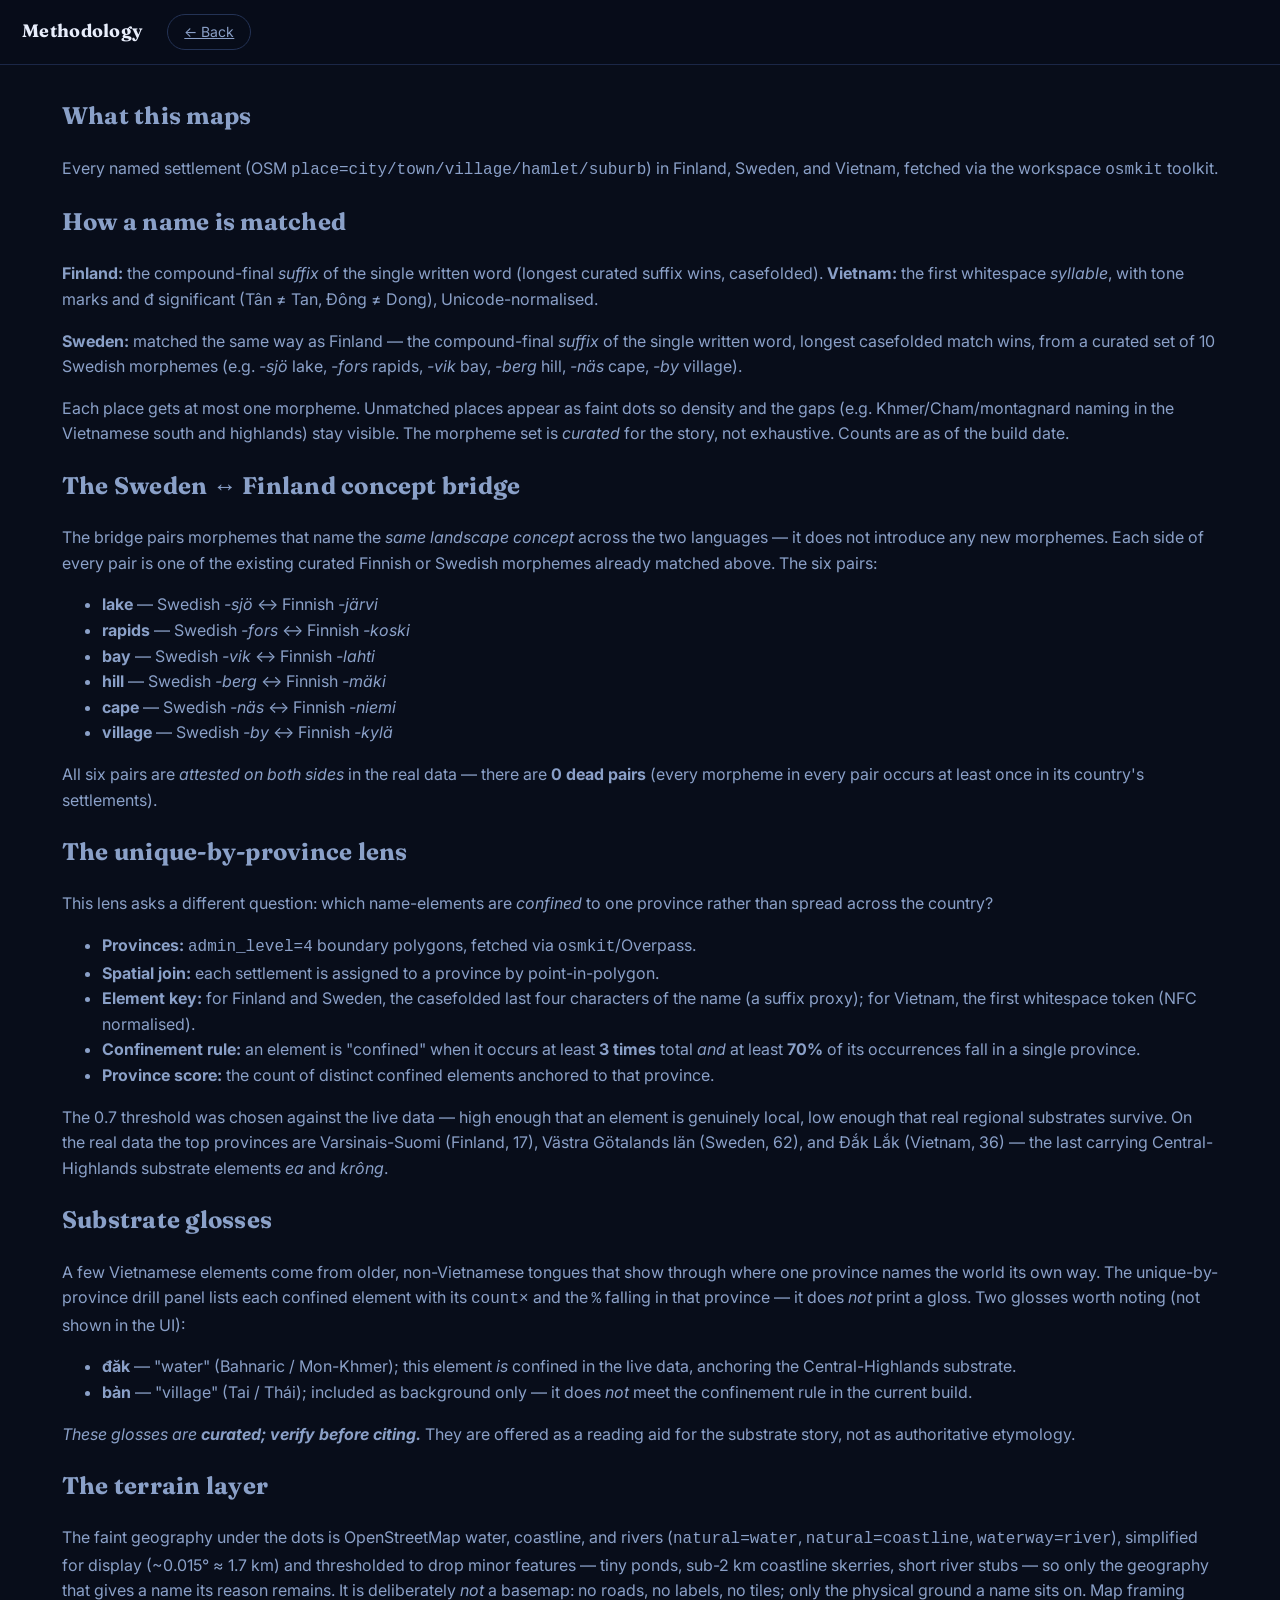
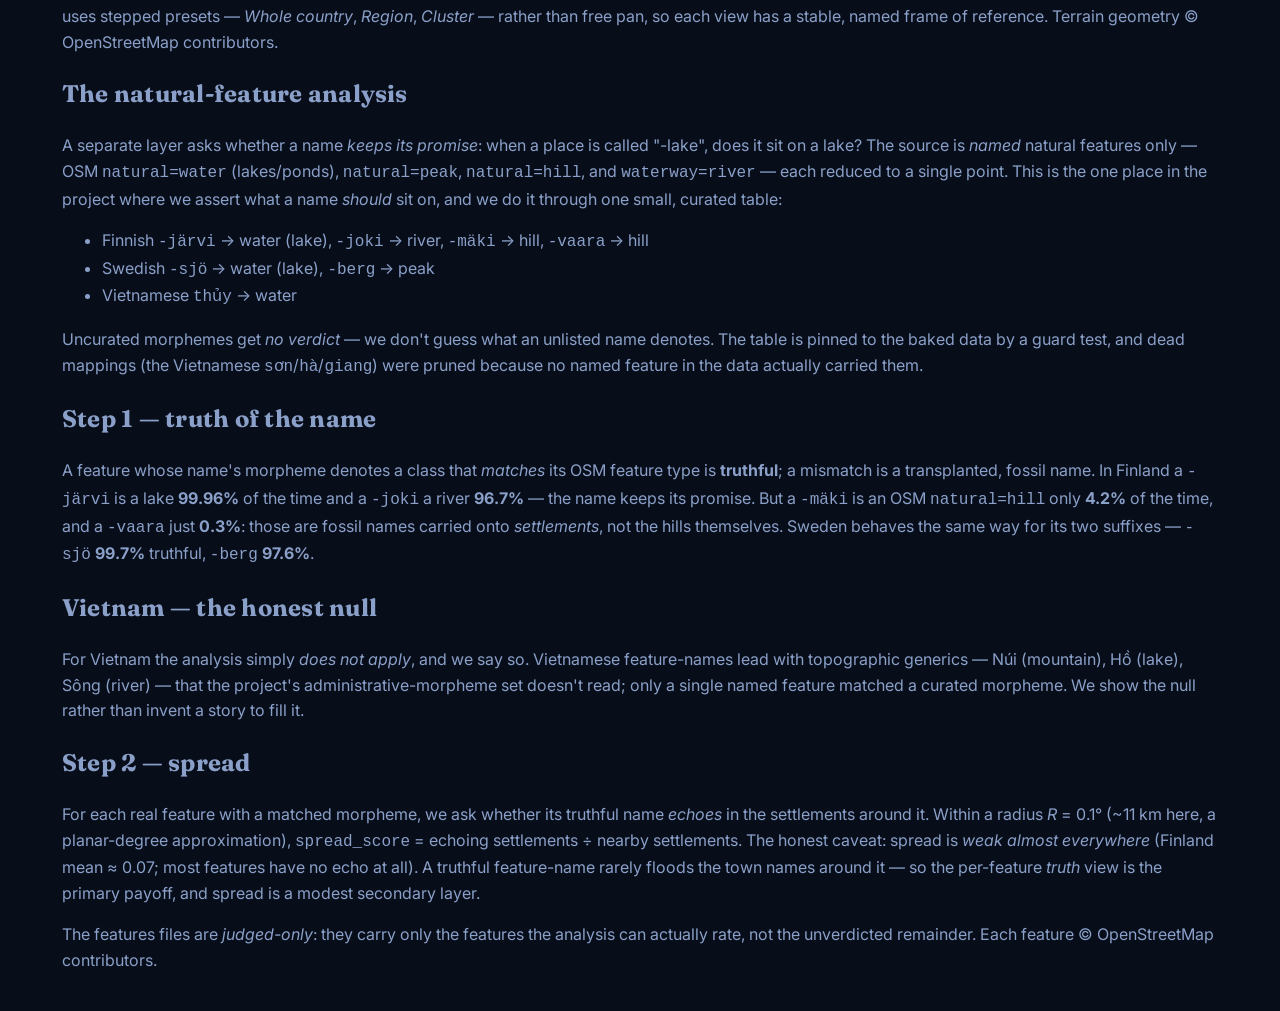
<file: methodology.html>
<!DOCTYPE html><html lang="en"><head><meta charset="utf-8">
<meta name="viewport" content="width=device-width, initial-scale=1">
<title>Methodology — Fossils in the Map</title>
<link rel="preconnect" href="https://fonts.googleapis.com">
<link rel="preconnect" href="https://fonts.gstatic.com" crossorigin>
<link href="https://fonts.googleapis.com/css2?family=Fraunces:opsz,wght@9..144,500;9..144,600;9..144,700&family=Inter:wght@400;500&display=swap" rel="stylesheet">
<link rel="stylesheet" href="app.css"></head>
<body><header class="topbar"><h1>Methodology</h1>
<nav class="tabs"><a class="tab" href="index.html">← Back</a></nav></header>
<main class="footnote">
<h2>What this maps</h2>
<p>Every named settlement (OSM <code>place=city/town/village/hamlet/suburb</code>) in
Finland, Sweden, and Vietnam, fetched via the workspace <code>osmkit</code> toolkit.</p>

<h2>How a name is matched</h2>
<p><strong>Finland:</strong> the compound-final <em>suffix</em> of the single written
word (longest curated suffix wins, casefolded). <strong>Vietnam:</strong> the first whitespace
<em>syllable</em>, with tone marks and đ significant (Tân ≠ Tan, Đông ≠ Dong),
Unicode-normalised.</p>
<p><strong>Sweden:</strong> matched the same way as Finland — the compound-final
<em>suffix</em> of the single written word, longest casefolded match wins, from a
curated set of 10 Swedish morphemes (e.g. <em>-sjö</em> lake, <em>-fors</em> rapids,
<em>-vik</em> bay, <em>-berg</em> hill, <em>-näs</em> cape, <em>-by</em> village).</p>
<p>Each place gets at most one morpheme. Unmatched places appear as faint dots so
density and the gaps (e.g. Khmer/Cham/montagnard naming in the Vietnamese south and
highlands) stay visible. The morpheme set is <em>curated</em> for the story, not
exhaustive. Counts are as of the build date.</p>

<h2>The Sweden ↔ Finland concept bridge</h2>
<p>The bridge pairs morphemes that name the <em>same landscape concept</em> across the
two languages — it does not introduce any new morphemes. Each side of every pair is one
of the existing curated Finnish or Swedish morphemes already matched above. The six pairs:</p>
<ul>
  <li><strong>lake</strong> — Swedish <em>-sjö</em> ↔ Finnish <em>-järvi</em></li>
  <li><strong>rapids</strong> — Swedish <em>-fors</em> ↔ Finnish <em>-koski</em></li>
  <li><strong>bay</strong> — Swedish <em>-vik</em> ↔ Finnish <em>-lahti</em></li>
  <li><strong>hill</strong> — Swedish <em>-berg</em> ↔ Finnish <em>-mäki</em></li>
  <li><strong>cape</strong> — Swedish <em>-näs</em> ↔ Finnish <em>-niemi</em></li>
  <li><strong>village</strong> — Swedish <em>-by</em> ↔ Finnish <em>-kylä</em></li>
</ul>
<p>All six pairs are <em>attested on both sides</em> in the real data — there are
<strong>0 dead pairs</strong> (every morpheme in every pair occurs at least once in its
country's settlements).</p>

<h2>The unique-by-province lens</h2>
<p>This lens asks a different question: which name-elements are <em>confined</em> to one
province rather than spread across the country?</p>
<ul>
  <li><strong>Provinces:</strong> <code>admin_level=4</code> boundary polygons, fetched via
  <code>osmkit</code>/Overpass.</li>
  <li><strong>Spatial join:</strong> each settlement is assigned to a province by
  point-in-polygon.</li>
  <li><strong>Element key:</strong> for Finland and Sweden, the casefolded last four
  characters of the name (a suffix proxy); for Vietnam, the first whitespace token (NFC
  normalised).</li>
  <li><strong>Confinement rule:</strong> an element is "confined" when it occurs at least
  <strong>3 times</strong> total <em>and</em> at least <strong>70%</strong> of its
  occurrences fall in a single province.</li>
  <li><strong>Province score:</strong> the count of distinct confined elements anchored to
  that province.</li>
</ul>
<p>The 0.7 threshold was chosen against the live data — high enough that an element is
genuinely local, low enough that real regional substrates survive. On the real data the
top provinces are Varsinais-Suomi (Finland, 17), Västra Götalands län (Sweden, 62), and
Đắk Lắk (Vietnam, 36) — the last carrying Central-Highlands substrate elements
<em>ea</em> and <em>krông</em>.</p>

<h2>Substrate glosses</h2>
<p>A few Vietnamese elements come from older, non-Vietnamese tongues that show through where
one province names the world its own way. The unique-by-province drill panel lists each
confined element with its <code>count×</code> and the <code>%</code> falling in that
province — it does <em>not</em> print a gloss. Two glosses worth noting (not shown in the
UI):</p>
<ul>
  <li><strong>đăk</strong> — "water" (Bahnaric / Mon-Khmer); this element <em>is</em> confined
  in the live data, anchoring the Central-Highlands substrate.</li>
  <li><strong>bản</strong> — "village" (Tai / Thái); included as background only — it does
  <em>not</em> meet the confinement rule in the current build.</li>
</ul>
<p><em>These glosses are <strong>curated; verify before citing.</strong></em> They are
offered as a reading aid for the substrate story, not as authoritative etymology.</p>

<h2>The terrain layer</h2>
<p>The faint geography under the dots is OpenStreetMap water, coastline, and rivers
(<code>natural=water</code>, <code>natural=coastline</code>, <code>waterway=river</code>),
simplified for display (~0.015° ≈ 1.7&nbsp;km) and thresholded to drop minor features — tiny
ponds, sub-2&nbsp;km coastline skerries, short river stubs — so only the geography that gives
a name its reason remains. It is deliberately <em>not</em> a basemap: no roads, no labels,
no tiles; only the physical ground a name sits on. Map framing uses stepped presets —
<em>Whole country</em>, <em>Region</em>, <em>Cluster</em> — rather than free pan, so each
view has a stable, named frame of reference. Terrain geometry © OpenStreetMap contributors.</p>

<h2>The natural-feature analysis</h2>
<p>A separate layer asks whether a name <em>keeps its promise</em>: when a place is called
"-lake", does it sit on a lake? The source is <em>named</em> natural features only — OSM
<code>natural=water</code> (lakes/ponds), <code>natural=peak</code>, <code>natural=hill</code>,
and <code>waterway=river</code> — each reduced to a single point. This is the one place in the
project where we assert what a name <em>should</em> sit on, and we do it through one small,
curated table:</p>
<ul>
  <li>Finnish <code>-järvi</code> → water (lake), <code>-joki</code> → river,
  <code>-mäki</code> → hill, <code>-vaara</code> → hill</li>
  <li>Swedish <code>-sjö</code> → water (lake), <code>-berg</code> → peak</li>
  <li>Vietnamese <code>thủy</code> → water</li>
</ul>
<p>Uncurated morphemes get <em>no verdict</em> — we don't guess what an unlisted name denotes.
The table is pinned to the baked data by a guard test, and dead mappings (the Vietnamese
<code>sơn</code>/<code>hà</code>/<code>giang</code>) were pruned because no named feature in the
data actually carried them.</p>

<h2>Step 1 — truth of the name</h2>
<p>A feature whose name's morpheme denotes a class that <em>matches</em> its OSM feature type is
<strong>truthful</strong>; a mismatch is a transplanted, fossil name. In Finland a
<code>-järvi</code> is a lake <strong>99.96%</strong> of the time and a <code>-joki</code> a
river <strong>96.7%</strong> — the name keeps its promise. But a <code>-mäki</code> is an OSM
<code>natural=hill</code> only <strong>4.2%</strong> of the time, and a <code>-vaara</code> just
<strong>0.3%</strong>: those are fossil names carried onto <em>settlements</em>, not the hills
themselves. Sweden behaves the same way for its two suffixes — <code>-sjö</code>
<strong>99.7%</strong> truthful, <code>-berg</code> <strong>97.6%</strong>.</p>

<h2>Vietnam — the honest null</h2>
<p>For Vietnam the analysis simply <em>does not apply</em>, and we say so. Vietnamese
feature-names lead with topographic generics — Núi (mountain), Hồ (lake), Sông (river) — that
the project's administrative-morpheme set doesn't read; only a single named feature matched a
curated morpheme. We show the null rather than invent a story to fill it.</p>

<h2>Step 2 — spread</h2>
<p>For each real feature with a matched morpheme, we ask whether its truthful name <em>echoes</em>
in the settlements around it. Within a radius <em>R</em> = 0.1° (~11&nbsp;km here, a planar-degree
approximation), <code>spread_score</code> = echoing settlements ÷ nearby settlements. The honest
caveat: spread is <em>weak almost everywhere</em> (Finland mean ≈ 0.07; most features have no echo
at all). A truthful feature-name rarely floods the town names around it — so the per-feature
<em>truth</em> view is the primary payoff, and spread is a modest secondary layer.</p>
<p>The features files are <em>judged-only</em>: they carry only the features the analysis can
actually rate, not the unverdicted remainder. Each feature © OpenStreetMap contributors.</p>
</main></body></html>
</file>
<file: app.css>
:root{
  --bg:#080d1a; --ink:#e8eefc; --muted:#8aa0c8; --panel:#0e1730;
  --maxw:1200px;
}
*{box-sizing:border-box}
html,body{margin:0;background:var(--bg);color:var(--ink);
  font:16px/1.6 "Inter",system-ui,-apple-system,Segoe UI,Roboto,sans-serif}
/* tone lives in the type: a geological display serif for headings + name-elements only */
h1,h2,.element{font-family:"Fraunces",Georgia,serif;letter-spacing:.01em}
.topbar{position:sticky;top:0;z-index:5;display:flex;gap:24px;align-items:baseline;
  padding:14px 22px;background:rgba(8,13,26,.82);backdrop-filter:blur(8px);
  border-bottom:1px solid #1b2747}
.topbar h1{font-size:18px;margin:0;letter-spacing:.3px}
.tabs{display:flex;gap:8px}
.tab{background:transparent;color:var(--muted);border:1px solid #243355;
  border-radius:999px;padding:6px 16px;cursor:pointer;font-size:14px}
.tab.is-active{color:var(--ink);border-color:#3a6df0;background:#13203f}
.worlds{display:flex;gap:8px}
.world{background:transparent;color:var(--muted);border:1px solid #243355;
  border-radius:999px;padding:6px 16px;cursor:pointer;font-size:14px}
.world.is-active{color:var(--ink);border-color:#3a6df0;background:#13203f}

/* v2 subnav: country tabs (left) + lens toggle (right) */
.subnav{position:sticky;top:53px;z-index:4;display:flex;justify-content:space-between;
  align-items:center;gap:1rem;padding:8px 22px;flex-wrap:wrap;
  background:rgba(8,13,26,.82);backdrop-filter:blur(8px);border-bottom:1px solid #1b2747}
.lens-toggle{display:flex;gap:.25rem}
.lens{background:transparent;color:var(--muted);border:1px solid #243355;
  border-radius:999px;padding:6px 16px;cursor:pointer;font-size:14px}
.lens.is-active{color:var(--ink);border-color:#3a6df0;background:#13203f}

/* ---- composed two-column stage: map (left) + story panel (right) ----------
   The map and the story are ONE unit. The panel holds the step card + the
   ‹ count › nav as one attached, vertically-centred block that never clips. */
:root{ --chrome:101px; }            /* topbar (~53) + subnav (~48) sticky height */
/* Grid is centred and only as wide as it needs to be: a ~620px map box + a 340px
   panel. This keeps the narrow country and the story panel close together rather
   than stranding them at opposite edges of a 1200px row (the central void). */
.story{width:max-content;max-width:100%;margin:0 auto;padding:8px 22px 0;
  display:grid;grid-template-columns:620px 340px;gap:28px;align-items:stretch}

.map-stage{position:sticky;top:var(--chrome);height:calc(100vh - var(--chrome) - 16px);
  margin:0;display:flex;flex-direction:column;justify-content:center}
#map{width:100%;flex:1 1 auto;min-height:0;display:block}
#glow-canvas{
  position:absolute;
  top:0;
  left:0;
  transform-origin:0 0;     /* zoom transform applied from top-left, matches d3.zoomIdentity */
  pointer-events:none;       /* events go to the container (a later container-listener task);
                                the container hit-tests dots-then-provinces and the SVG draws beneath */
}
.map-caption{color:#cfdcff;font-size:14px;min-height:1.4em;margin-top:6px}

/* right-hand story panel: sticky, viewport-bounded, scrolls internally if a long
   history overflows — so the card + nav are ALWAYS fully on screen, never clipped. */
.panel{position:sticky;top:var(--chrome);height:calc(100vh - var(--chrome) - 16px);
  display:flex;flex-direction:column;justify-content:center;gap:14px}
.step-body{overflow:auto;max-height:calc(100% - 56px)}

/* the step card */
.step-body .card{background:var(--panel);border:1px solid #1b2747;border-radius:14px;
  padding:22px 22px;text-align:left}
.step-body .element{font-size:30px;font-weight:600;margin:0 0 4px;line-height:1.1}
.step-body .gloss{color:var(--muted);font-size:12px;margin:0 0 12px;
  text-transform:uppercase;letter-spacing:.7px}
.step-body .history{margin:0;color:#cfdcff;font-size:15px;line-height:1.55}

/* the ‹ count › nav, owned by the panel (no more edge-floating buttons) */
.step-nav{display:flex;align-items:center;justify-content:center;gap:14px}
.step-btn{font-size:1.3rem;line-height:1;background:#13203f;color:var(--ink);
  border:1px solid #243355;border-radius:10px;padding:.35rem .8rem;cursor:pointer;
  transition:border-color .15s,background .15s}
.step-btn:hover:not(:disabled){border-color:#3a6df0;background:#16264a}
.step-btn:disabled{opacity:.3;cursor:default}
.step-count{font-size:.8rem;color:var(--muted);min-width:4.5ch;text-align:center;
  font-variant-numeric:tabular-nums}

/* unique-by-province drill + family legend inside the right panel card */
.step-body .drill{list-style:none;margin:.4rem 0 0;padding:0;font-size:.8rem;color:#cfe0ff}
.step-body .drill li{padding:0}
.drill-el{display:flex;align-items:center;gap:7px;width:100%;background:transparent;
  border:1px solid transparent;border-radius:8px;padding:.18rem .4rem;cursor:pointer;
  color:inherit;font:inherit;font-size:.8rem;text-align:left;
  transition:border-color .15s,background .15s}
.drill-el:hover{border-color:#3a6df0}
.drill-el.is-on{border-color:#3a6df0;background:#13203f}
.fam-legend{display:flex;flex-direction:column;gap:5px;margin-top:14px;
  padding-top:12px;border-top:1px solid #1b2747}
.fam-chip,.stock-chip,.terrain-toggle{display:flex;align-items:center;gap:8px;font-size:12px;color:#b9c8e8;
  background:transparent;border:1px solid transparent;border-radius:999px;
  padding:3px 8px;cursor:pointer;text-align:left;font:inherit;font-size:12px;
  transition:border-color .15s,background .15s,opacity .15s}
.fam-chip:hover,.stock-chip:hover,.terrain-toggle:hover{border-color:#3a6df0}
.fam-chip.is-on,.stock-chip.is-on{border-color:#3a6df0;background:#13203f;color:#e8eefc}
.fam-dot{width:9px;height:9px;border-radius:50%;flex:none}
/* terrain layer-toggle chips: on by default (full opacity, bordered swatch),
   dimmed when toggled off. */
.terrain-toggles{display:flex;gap:.5rem;flex-wrap:wrap;margin:.5rem 0}
.terrain-toggle{border-color:#1b2747}
.terrain-toggle.is-off{opacity:.4}

/* stock-view stepper: a drill-in CTA on each stock card, and a back-to-stocks
   pill when drilled into a stock's families. */
.drill-into{display:inline-block;margin-top:10px;font-size:12px;color:#cfe0ff;
  background:transparent;border:1px solid #2a3a5e;border-radius:8px;
  padding:5px 11px;cursor:pointer;font:inherit;font-size:12px;
  transition:border-color .15s,background .15s}
.drill-into:hover{border-color:#3a6df0;background:#13203f}
.back-stocks{display:inline-block;margin-bottom:10px;font-size:12px;color:#9fb3dc;
  background:transparent;border:1px solid transparent;border-radius:8px;
  padding:3px 8px;cursor:pointer;font:inherit;font-size:12px;
  transition:color .15s,border-color .15s}
.back-stocks:hover{color:#e8eefc;border-color:#3a6df0}

.footnote{max-width:var(--maxw);margin:32px auto 40px;padding:0 22px;color:var(--muted)}
.footnote .src{font-size:13px}

/* narrow desktop / tablet (781–1040px): the fixed 620+340 grid would overflow,
   so let the map column flex down while the panel keeps its width. */
@media (min-width:781px) and (max-width:1040px){
  .story{width:auto;grid-template-columns:minmax(0,1fr) 320px;gap:22px}
}

/* mobile: redesign, not shrink (KB rule). Single column; the MAP IS STICKY at the
   top (~45dvh) so it never scrolls away while the card scrolls beneath it; nav
   compresses to two slim sticky rows; chips become one scroll-snap row. */
@media (max-width:780px){
  :root{ --chrome:88px; }            /* topbar (~44) + subnav (~44) on mobile */
  .topbar{padding:8px 12px;gap:12px;flex-wrap:nowrap;overflow-x:auto;
    scrollbar-width:none}
  .topbar::-webkit-scrollbar{display:none}
  .topbar h1{font-size:clamp(14px,4.2vw,18px);white-space:nowrap}
  .worlds{flex:none}
  .subnav{position:sticky;top:44px;padding:6px 12px;flex-wrap:nowrap;gap:.5rem;
    overflow-x:auto;scrollbar-width:none}
  .subnav::-webkit-scrollbar{display:none}
  .tabs,.lens-toggle{flex:none}
  .world,.tab,.lens{padding:8px 14px;min-height:40px}
  .story{width:auto;grid-template-columns:1fr;gap:14px;padding:0 12px;align-items:start}
  .map-stage{position:sticky;top:var(--chrome);z-index:3;height:45dvh;
    background:var(--bg);padding-top:6px}
  .panel{position:relative;top:0;height:auto;justify-content:flex-start;
    margin-bottom:8px}
  .step-body{overflow:visible;max-height:none}
  .step-chips{flex-wrap:nowrap;overflow-x:auto;justify-content:flex-start;
    scroll-snap-type:x proximity;padding:2px 2px 6px;scrollbar-width:none}
  .step-chips::-webkit-scrollbar{display:none}
  .chip{flex:none;scroll-snap-align:center;min-height:36px}
  .step-btn{min-height:44px;min-width:48px}
  .fam-chip,.stock-chip,.terrain-toggle,.drill-el{min-height:40px}
  .drill-into,.back-stocks{min-height:40px}
}

/* substrate lens: provinces are outline-only by default; JS lightens them to a
   neutral grey-blue on hover/selection (no score-encoded hue — meaning is in the dots). */
.provinces path{transition:fill-opacity .12s ease}

/* shared cursor-following tooltip (replaces native SVG <title>: instant,
   styled, and a tap pins it — native titles never fire on touch) */
.tip{position:fixed;display:none;pointer-events:none;z-index:10;
  background:#0e1730;color:#e8eefc;border:1px solid #2c3f6b;border-radius:8px;
  padding:5px 10px;font-size:13px;max-width:260px;box-shadow:0 4px 18px #0009}

/* on-map name label for the selected/stepped province */
.prov-label text{font-family:"Fraunces",Georgia,serif;font-size:14px;fill:#e8eefc;
  text-anchor:middle;paint-order:stroke;stroke:#080d1a;stroke-width:3px;
  pointer-events:none}

/* step chips: the story's clickable table of contents */
.step-chips{display:flex;flex-wrap:wrap;gap:6px;justify-content:center}
.chip{display:inline-flex;align-items:center;gap:6px;background:transparent;
  color:var(--muted);border:1px solid #243355;border-radius:999px;
  padding:3px 10px;font-size:12px;cursor:pointer;
  transition:border-color .15s,color .15s}
.chip:hover{border-color:#3a6df0;color:var(--ink)}
.chip.is-active{color:var(--ink);border-color:#3a6df0;background:#13203f}
.chip-dot{width:8px;height:8px;border-radius:50%;flex:none}

/* Name Inspector panel (Task 6): rendered into #step-body on a glow-dot click */
.insp .label { font-size:11px; letter-spacing:.12em; text-transform:uppercase; color:#7f8aa3; margin-top:14px; }
/* Same muted uppercase house style for the bare .label/.dens used by the
   features-lens truth card (a .card stepper panel, not an .insp inspector). */
.label { font-size:11px; letter-spacing:.12em; text-transform:uppercase; color:#7f8aa3; margin-top:14px; }
.dens { margin-top:4px; }
.insp-frag { font-family:"Fraunces",serif; font-size:26px; margin:2px 0; }
.insp-gloss { font-size:15px; color:#9aa3b2; font-family:"Inter",sans-serif; }
.insp-lead, .insp-theory { font-size:14px; line-height:1.55; }
.dens-row { display:flex; align-items:center; gap:8px; font-size:13px; margin:3px 0; }
.dens-row > span:first-child { flex:0 0 120px; }
.dens-bar { height:9px; background:#22d3ff; border-radius:3px; min-width:2px; }
.dens-n { color:#9aa3b2; }
.insp-back { margin-top:14px; background:none; border:1px solid #2a2f3a; color:#cdd6e6;
  padding:6px 12px; border-radius:6px; cursor:pointer; font-size:13px; }
.insp-back:hover { border-color:#6f8fd8; }

/* Features lens (Task 8) — categorical hue encoding of each named feature by
   truthfulness (truthful is true/false/null, NOT a continuous value ramp). The
   feature DOTS render on the glow canvas now (Task 5: featureColor); these are the
   inline legend swatches in the truth-step card. */
.f-key { display:inline-block; padding:0 6px; border-radius:4px; font-weight:600; color:#0d1426; }
.f-true-key { background:#ffd27a; }
.f-transplant-key { background:#8b97b3; color:#0d1426; }

/* Step-2 spread view (Task 9): radius ring + echoing settlements. */
.spread-ring { fill: none; stroke: #ffd27a; stroke-dasharray: 3 3; opacity: 0.5; vector-effect: non-scaling-stroke; }
.s-echo { fill: #ffd27a; }       /* echoing town: bright, small — pops over the dim feature dots */

/* Frame-bar: stepped-zoom presets (whole / region / cluster), Task 5. */
.frame-bar { display: flex; gap: 6px; margin: 8px 0; }
.frame-chip { background: #1a2236; color: #aeb9d4; border: 1px solid #2a3551;
  border-radius: 999px; padding: 4px 12px; font: 500 12px/1 Inter, sans-serif; cursor: pointer; }
.frame-chip.is-active { background: #2a3a64; color: #eaf0ff; border-color: #3d5188; }

/* Physical terrain: quiet ground, never figure. Desaturated, low-luminance. */
.terrain { pointer-events: none; }
.tr-water { fill: #16243a; stroke: none; }
.tr-coast { fill: none; stroke: #2a3a55; stroke-width: 0.6px; opacity: 0.5; vector-effect: non-scaling-stroke; }
.tr-river { fill: none; stroke: #2f4a6b; stroke-width: 0.5px; opacity: 0.45; vector-effect: non-scaling-stroke; }

/* Cross-page navigation: islands link in footer (Task 8). */
.islands-link { margin:.2rem 0 .6rem; font-size:1rem; }
.islands-link a { color:#ffd166; text-decoration:none; font-weight:500; }
.islands-link a:hover { text-decoration:underline; }
</file>
